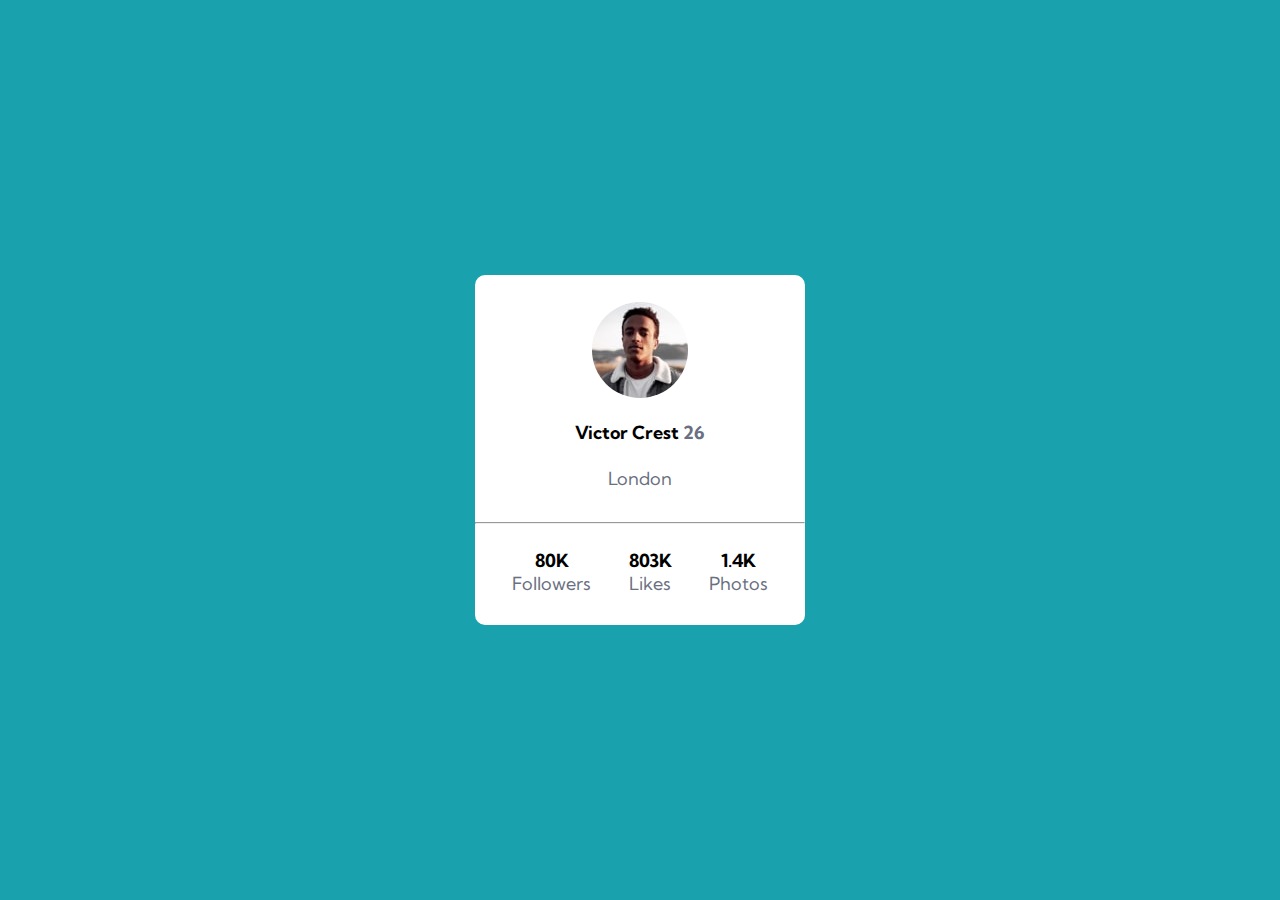
<file: Exercício 1/index.html>
<!DOCTYPE html>
<html lang="pt-BR">
<head>
    <meta charset="UTF-8">
    <meta name="viewport" content="width=device-width, initial-scale=1.0"> 
    <link rel="icon" type="image/png" sizes="32x32" href="./images/favicon-32x32.png">
    <link rel="stylesheet" href="./src/css/reset.css">
    <link rel="stylesheet" href="./src/css/variables.css">
    <link rel="stylesheet" href="./src/css/style.css">
    <title>Frontend Mentor | Profile card component</title>
</head>
<body>
    <main class="container">
        <div class="card">
            <div class="profile-informations">
                <img src="./src/images/image-victor.jpg" alt="Profile picture image">
                <p>Victor Crest <span class="age">26</span></p>
                <span class="city">London</span>
            </div>
            <hr>
            <ul class="profile-numbers">
                <li class="info">
                    <p class="counter">80K</p>
                    <span class="counter-type">Followers</sp>
                </li>
                <li class="info">
                    <p class="counter">803K</p>
                    <span class="counter-type">Likes</span>
                </li>
                <li class="info">
                    <p class="counter">1.4K</p>
                    <span class="counter-type">Photos</span>
                </li>
            </ul>
        </div>
    </main>
</body>
</file>
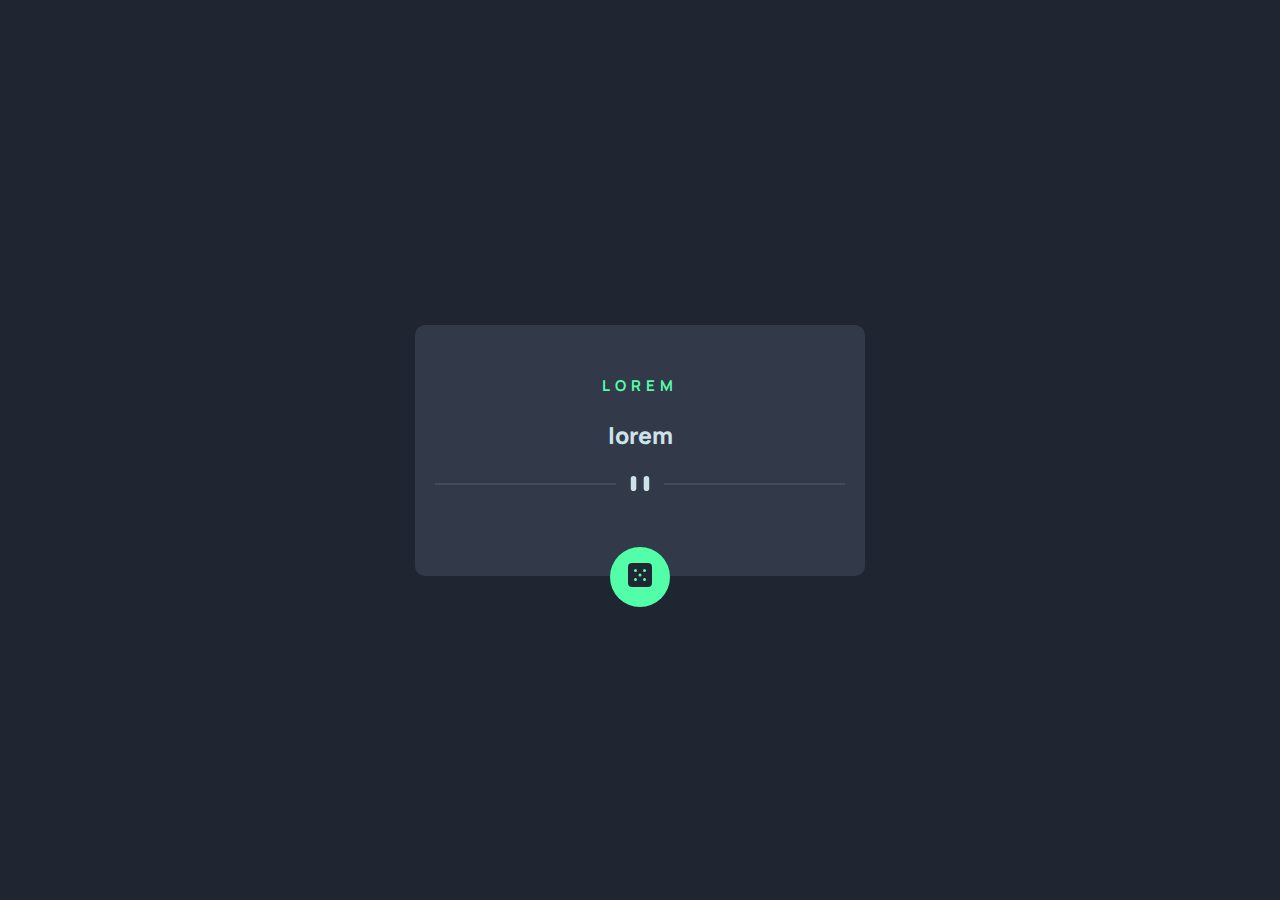
<file: Exercício 2/index.html>
<!DOCTYPE html>
<html lang="en">
  <head>
    <meta charset="UTF-8">
    <meta name="viewport" content="width=device-width, initial-scale=1.0">
    <link rel="icon" type="image/png" sizes="32x32" href="./src/images/favicon-32x32.png">
    <link rel="stylesheet" href="./src/css/reset.css">
    <link rel="stylesheet" href="./src/css/style.css">
    <link rel="preconnect" href="https://fonts.googleapis.com">
    <link rel="preconnect" href="https://fonts.gstatic.com" crossorigin>
    <link href="https://fonts.googleapis.com/css2?family=Manrope:wght@300;400;700;800&display=swap" rel="stylesheet">
    <title>Frontend Mentor | Advice generator app</title>
  </head>
  
  <body>
    <main class="card">
        <h2 class="advice-id"> lorem </h2>
        <p class="advice-description"> lorem </p>
        <picture>
          <source srcset="./src/images/pattern-divider-mobile.svg" media="(max-width: 768px)">
          <img src="./src/images/pattern-divider-desktop.svg" alt="Pattern divider">
        </picture>
        <button class="advice-update">
          <img src="./src/images/icon-dice.svg" alt="Dice icon">
        </button>
    </main>
  </body>

</html>
</file>
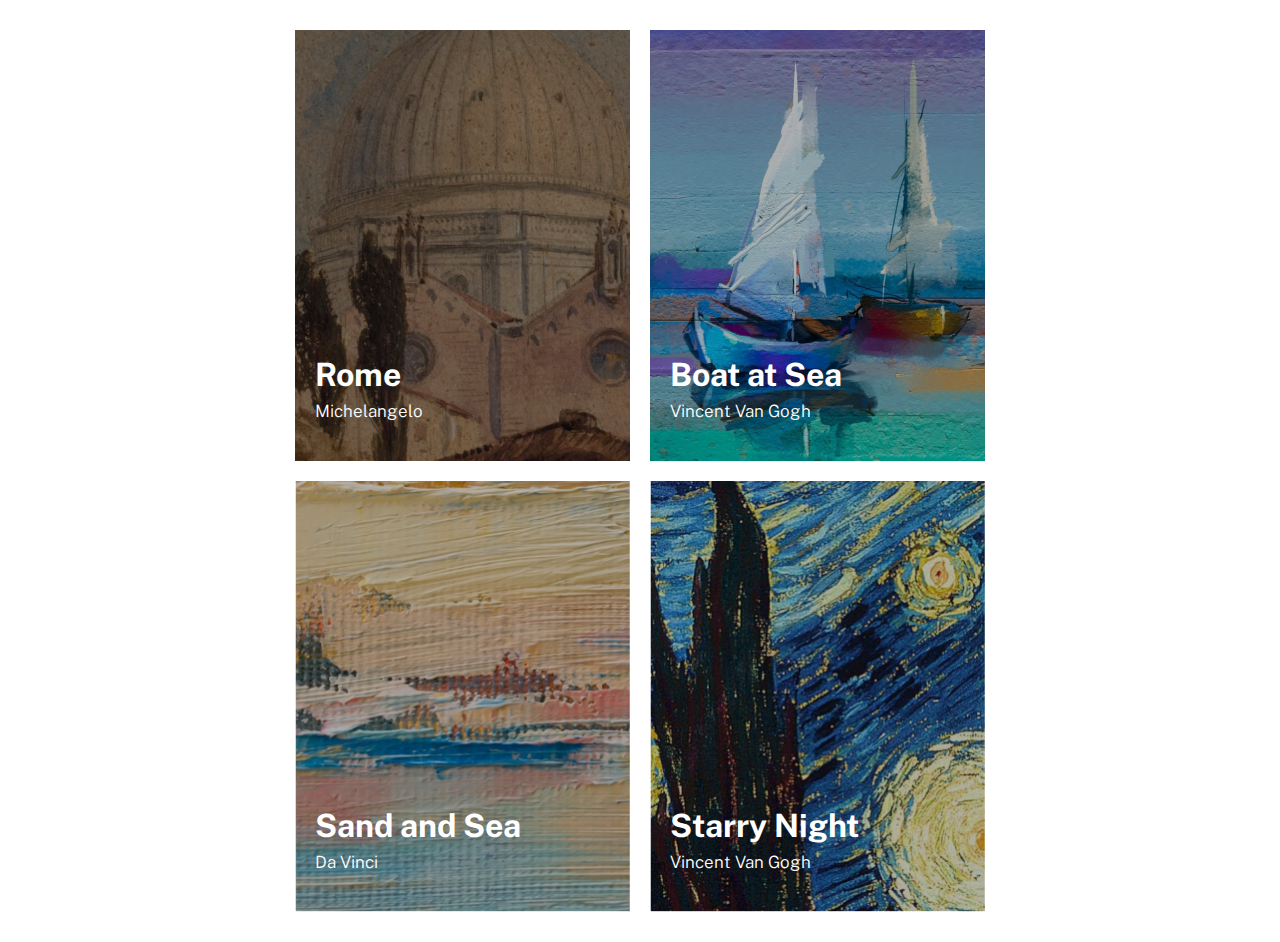
<file: Exercício 4/index.html>
<!DOCTYPE html>
<html lang="pt-BR">

<head>
    <meta charset="UTF-8">
    <meta name="viewport" content="width=device-width, initial-scale=1.0">
    <title>Exercício lista imagens flexbox</title>
    <link rel="stylesheet" href="src/css/reset.css">
    <link rel="stylesheet" href="src/css/style.css">
    <link rel="stylesheet" href="src/css/responsivo.css">
    <link rel="preconnect" href="https://fonts.googleapis.com">
    <link rel="preconnect" href="https://fonts.gstatic.com" crossorigin>
    <link
        href="https://fonts.googleapis.com/css2?family=Figtree:ital,wght@0,300..900;1,300..900&family=Inter:ital,opsz,wght@0,14..32,100..900;1,14..32,100..900&family=Outfit:wght@100..900&family=Public+Sans:ital,wght@0,100..900;1,100..900&family=Roboto:ital,wght@0,100;0,300;0,400;0,500;0,700;0,900;1,100;1,300;1,400;1,500;1,700;1,900&family=Young+Serif&display=swap"
        rel="stylesheet">
</head>

<body>
    <main>
        <section class="pinturas">
            <div class="pintura">
                <img src="src/imagens/rome.png" alt="Pintura rome">
                <div class="informacoes">
                    <h2 class="titulo">Rome</h2>
                    <h3 class="subtitulo">Michelangelo</h3>
                </div>
            </div>

            <div class="pintura">
                <img src="src/imagens/boat.png" alt="Pintura boat">
                <div class="informacoes">
                    <h2 class="titulo">Boat at Sea</h2>
                    <h3 class="subtitulo">Vincent Van Gogh</h3>
                </div>
            </div>

            <div class="pintura">
                <img src="src/imagens/sand-and-sea.png" alt="Pintura sand">
                <div class="informacoes">
                    <h2 class="titulo">Sand and Sea</h2>
                    <h3 class="subtitulo">Da Vinci</h3>
                </div>
            </div>

            <div class="pintura">
                <img src="src/imagens/starry-night.png" alt="Pintura starry">
                <div class="informacoes">
                    <h2 class="titulo">Starry Night</h2>
                    <h3 class="subtitulo">Vincent Van Gogh</h3>
                </div>
            </div>
        </section>
    </main>

</body>

</html>
</file>
<file: Exercício 1/src/css/variables.css>
:root{  
    --background-color: hsl(185, 75%, 39%);
    --text-color: hsl(227, 10%, 46%);
    --card-color: hsl(0, 0%, 59%);
}
</file>
<file: Exercício 1/src/css/style.css>
@import url('https://fonts.googleapis.com/css2?family=Kumbh+Sans:wght@400;700&display=swap');

body{
    background-color: var(--background-color);
    height: 100vh;
    font-family: 'Kumbh Sans', sans-serif;
    font-size: 18px;
}

hr{
    width: 100%;
}

.container{
    display: flex;
    align-items: center;
    justify-content: center;
    height: 100%;
}

.card{
    display: flex;
    flex-direction: column;
    align-items: center;
    justify-content: space-between;
    gap: 25px;
    background-color: #fff;
    border-radius: 10px;
    margin: 20px;
    width: 330px;
    height: 350px;
}

.card .profile-informations{
    display: flex;
    flex-direction: column;
    justify-content: space-around;
    align-items: center;
    gap: 10px;
    height: 100%;
}

.card .profile-informations img{
    border-radius: 50%;
    margin-top: 20px;
}

.card .profile-numbers{
    display: flex;
    align-items: center;
    justify-content: space-evenly;
    width: 100%;
    padding-bottom: 30px;
    text-align: center;
}

.profile-numbers .info .counter, 
.card .profile-informations p{
    font-weight: 700;
}

.card .profile-informations .age,
.card .profile-informations .city, 
.profile-numbers .info .counter-type{
    color: var(--text-color);
}
</file>
<file: Exercício 2/src/css/style.css>
body {
  font-family: 'Manrope', sans-serif;
  font-weight: 800;
  background-color: hsl(218, 23%, 16%);
  display: flex;
  justify-content: center;
  align-items: center;
  min-height: 100vh;
}

.card {
  display: flex;
  flex-direction: column;
  align-items: center;
  background-color: hsl(217, 19%, 24%);
  border-radius: 10px;
  padding: 20px;
  margin: 20px;
  max-width: 450px;
}

.card .advice-id {
  color: hsl(150, 100%, 66%);
  text-transform: uppercase;
  letter-spacing: 5px;
  font-size: 15px;
  margin-top: 30px;
}

.card .advice-description {
  font-size: 23px;
  padding: 23px;
  text-align: center;
  color: hsl(193, 38%, 86%);
}

.card picture img {
  width: 100%;
}

.card .advice-update {
  width: 60px;
  height: 60px;
  border-radius: 50%;
  border: none;
  background-color: hsl(150, 100%, 66%);
  transform: translateY(85%);  
}
/* O transform: translateY(85%); foi adicionado para centralizar o botão na tela usando o eixo Y. 
   Também é possível fazer o mesmo com utilizando o position, mas daria um pouco mais de trabalho.
*/

.card .advice-update:hover {
  color: #53FFAB;
  cursor: pointer;
  box-shadow: 0 5px 15px hsl(150, 100%, 66%);
}
</file>
<file: Exercício 4/src/css/style.css>
html {
    font-family: 'Public Sans', sans-serif;
}

main{
    display: flex;
    min-height: 100vh;
    justify-content: center;
    align-items: center;
}

.pinturas{
    display: flex;
    gap: 20px;
    justify-content: center;
    flex-wrap: wrap;
}

.pinturas .pintura {
    width: 335px;
    height: 431px;
    position: relative;
}

.pinturas .pintura img{
    width: 100%;
}

.informacoes {
    position: absolute;
    color: #ffffff;
    bottom: 40px;
    left: 20px;
}

.pinturas .pintura .informacoes .titulo{
    font-size: 2rem;
    margin-bottom: 8px;

}

.pinturas .pintura .informacoes .subtitulo{
    font-size: 17px;
    font-weight: 300;
}
</file>
<file: Exercício 4/src/css/responsivo.css>
@media(max-width: 1440px){
    .pinturas{
        max-width: 900px;
        margin: 30px 0;
    }
}
</file>
